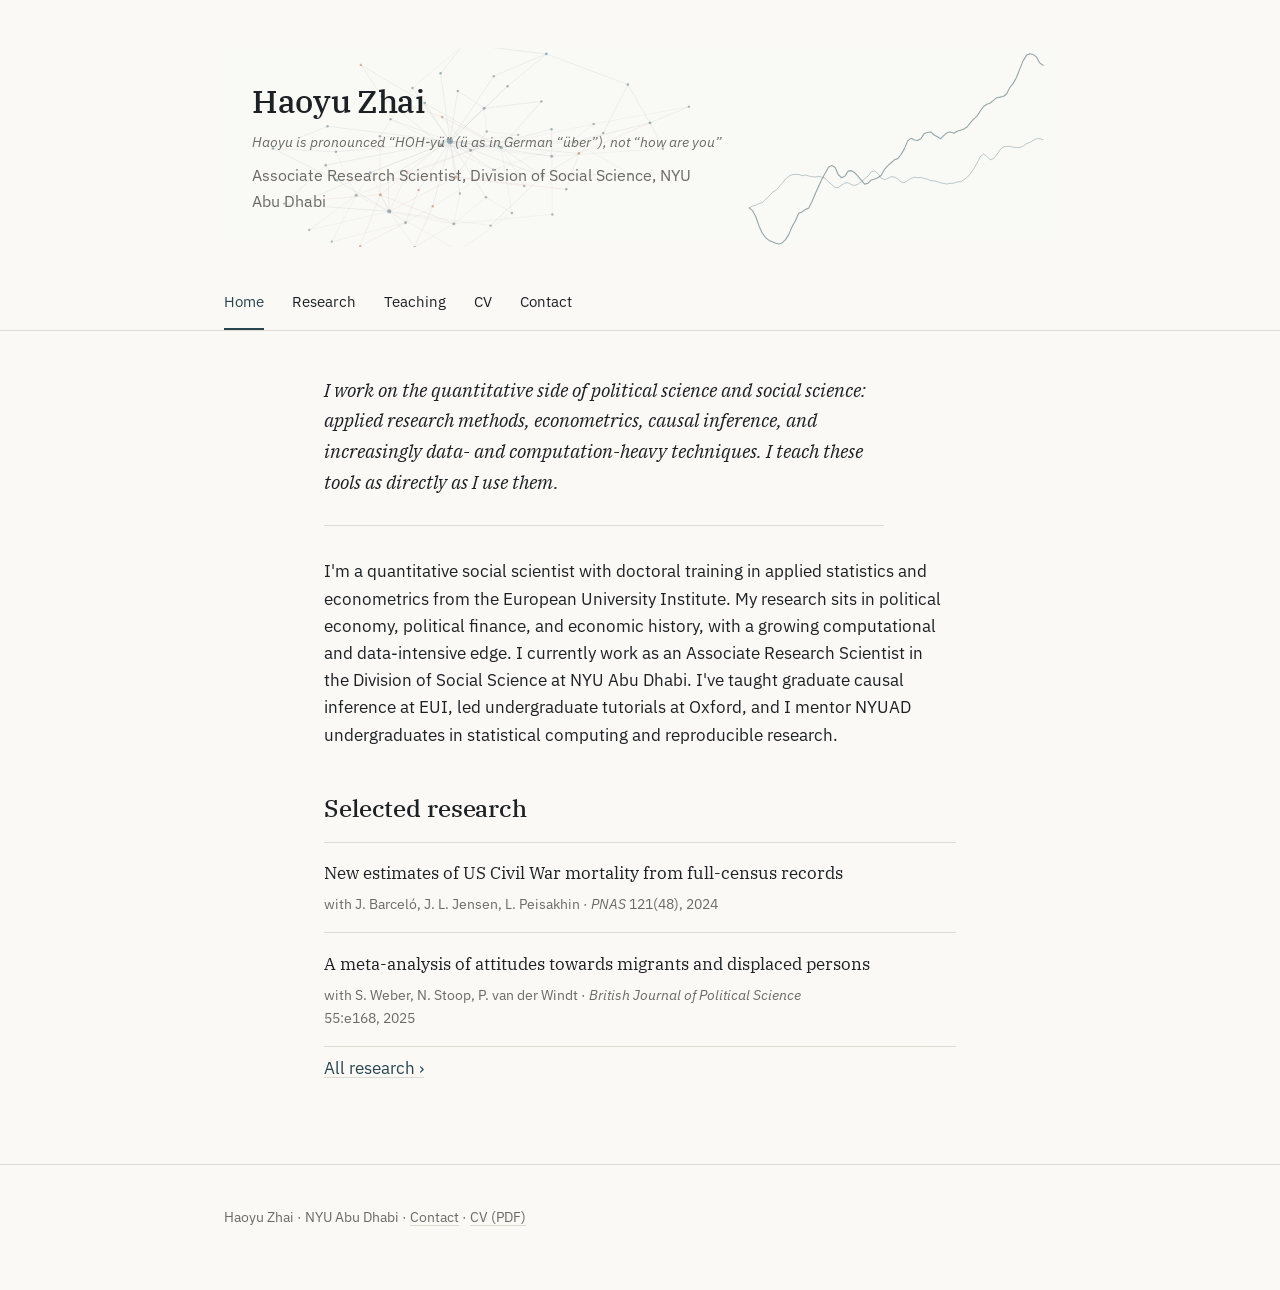
<file: index.html>
<!DOCTYPE html>
<html lang="en">
<head>
<meta charset="UTF-8">
<meta name="viewport" content="width=device-width, initial-scale=1.0">
<title>Haoyu Zhai</title>
<meta name="description" content="Haoyu Zhai: quantitative political science and social science, applied research methods, political economy and political finance.">
<link rel="stylesheet" href="assets/css/style.css">
</head>
<body>
<a class="skip-link" href="#main">Skip to content</a>

<header class="site-head">
  <div class="wrap">
    <div class="brand">
      <h1>Haoyu Zhai</h1>
      <p class="pronounce">Haoyu is pronounced &ldquo;HOH-yü&rdquo; (ü as in German &ldquo;über&rdquo;), not &ldquo;how are you&rdquo;</p>
    <p class="role">Associate Research Scientist, Division of Social Science, NYU Abu Dhabi</p>
    </div>
    <nav class="site-nav" aria-label="Main">
      <ul>
        <li><a href="index.html" aria-current="page">Home</a></li>
        <li><a href="research.html">Research</a></li>
        <li><a href="teaching.html">Teaching</a></li>
        <li><a href="cv.html">CV</a></li>
        <li><a href="contact.html">Contact</a></li>
      </ul>
    </nav>
  </div>
</header>

<main id="main">
  <div class="wrap">

    <!--
      SWAPPABLE "CURRENT FOCUS" LINE
      Keep exactly one <p class="lede"> uncommented below.
      Swap it depending on which application you're pointing people to.
    -->
    <p class="lede">
      I work on the quantitative side of political science and social
      science: applied research methods, econometrics, causal inference, and
      increasingly data- and computation-heavy techniques. I teach these
      tools as directly as I use them.
    </p>
    <!--
    Alternate (UNH Riyadh / policy data-analytics framing):
    <p class="lede">
      I work at the intersection of applied econometrics and data analysis,
      building statistical workflows that turn large, messy administrative
      and geospatial datasets into evidence that holds up.
    </p>
    -->

    <p>
      I'm a quantitative social scientist with doctoral training in applied
      statistics and econometrics from the European University Institute.
      My research sits in political economy, political finance, and
      economic history, with a growing computational and data-intensive
      edge. I currently work as an Associate Research Scientist in the
      Division of Social Science at NYU Abu Dhabi. I've taught graduate
      causal inference at EUI, led undergraduate tutorials at Oxford, and
      I mentor NYUAD undergraduates in statistical computing and
      reproducible research.
    </p>

    <h2>Selected research</h2>
    <ul class="records">
      <li>
        <p class="rec-title">New estimates of US Civil War mortality from full-census records</p>
        <p class="rec-meta">with J. Barceló, J. L. Jensen, L. Peisakhin &middot; <em>PNAS</em> 121(48), 2024</p>
      </li>
      <li>
        <p class="rec-title">A meta-analysis of attitudes towards migrants and displaced persons</p>
        <p class="rec-meta">with S. Weber, N. Stoop, P. van der Windt &middot; <em>British Journal of Political Science</em> 55:e168, 2025</p>
      </li>
    </ul>
    <p><a href="research.html">All research &rsaquo;</a></p>

  </div>
</main>

<footer class="site-foot">
  <div class="wrap">
    <p>Haoyu Zhai &middot; NYU Abu Dhabi &middot; <a href="contact.html">Contact</a> &middot; <a href="assets/cv/Zhai_CV_General.pdf" target="_blank" rel="noopener">CV (PDF)</a></p>
  </div>
</footer>

</body>
</html>
</file>
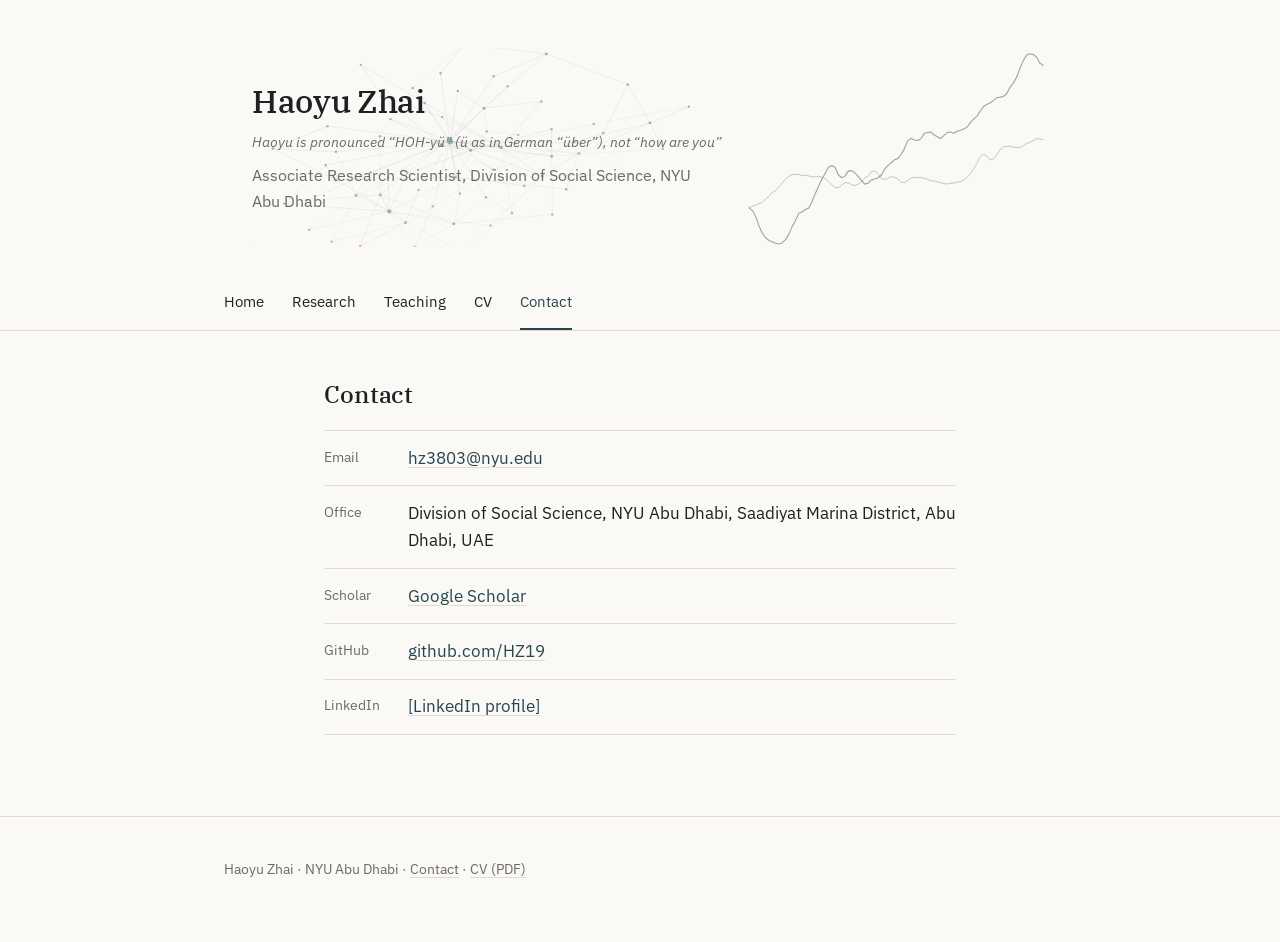
<file: contact.html>
<!DOCTYPE html>
<html lang="en">
<head>
<meta charset="UTF-8">
<meta name="viewport" content="width=device-width, initial-scale=1.0">
<title>Contact — Haoyu Zhai</title>
<link rel="stylesheet" href="assets/css/style.css">
</head>
<body>
<a class="skip-link" href="#main">Skip to content</a>

<header class="site-head">
  <div class="wrap">
    <div class="brand">
      <h1>Haoyu Zhai</h1>
      <p class="pronounce">Haoyu is pronounced &ldquo;HOH-yü&rdquo; (ü as in German &ldquo;über&rdquo;), not &ldquo;how are you&rdquo;</p>
    <p class="role">Associate Research Scientist, Division of Social Science, NYU Abu Dhabi</p>
    </div>
    <nav class="site-nav" aria-label="Main">
      <ul>
        <li><a href="index.html">Home</a></li>
        <li><a href="research.html">Research</a></li>
        <li><a href="teaching.html">Teaching</a></li>
        <li><a href="cv.html">CV</a></li>
        <li><a href="contact.html" aria-current="page">Contact</a></li>
      </ul>
    </nav>
  </div>
</header>

<main id="main">
  <div class="wrap">

    <h2>Contact</h2>

    <!--
    <div class="todo">
      <strong>TODO:</strong> add your Scholar/LinkedIn links. Phone number is
      left off on purpose — this page is public and indexable, unlike a CV
      you send directly to a committee; add it below only if you actually
      want it that exposed.
    </div>
    -->
    <!-- Scholar/LinkedIn still need real links — swap the [link] placeholders below when ready. -->

    <ul class="contact-list">
      <li><span class="label">Email</span><span><a href="mailto:hz3803@nyu.edu">hz3803@nyu.edu</a></span></li>
      <li><span class="label">Office</span><span>Division of Social Science, NYU Abu Dhabi, Saadiyat Marina District, Abu Dhabi, UAE</span></li>
      <li><span class="label">Scholar</span><span><a href="[link]" target="_blank" rel="noopener">Google Scholar</a></span></li>
      <li><span class="label">GitHub</span><span><a href="https://github.com/HZ19" target="_blank" rel="noopener">github.com/HZ19</a></span></li>
      <li><span class="label">LinkedIn</span><span><a href="[link]" target="_blank" rel="noopener">[LinkedIn profile]</a></span></li>
    </ul>

  </div>
</main>

<footer class="site-foot">
  <div class="wrap">
    <p>Haoyu Zhai &middot; NYU Abu Dhabi &middot; <a href="contact.html">Contact</a> &middot; <a href="assets/cv/Zhai_CV_General.pdf" target="_blank" rel="noopener">CV (PDF)</a></p>
  </div>
</footer>

</body>
</html>
</file>
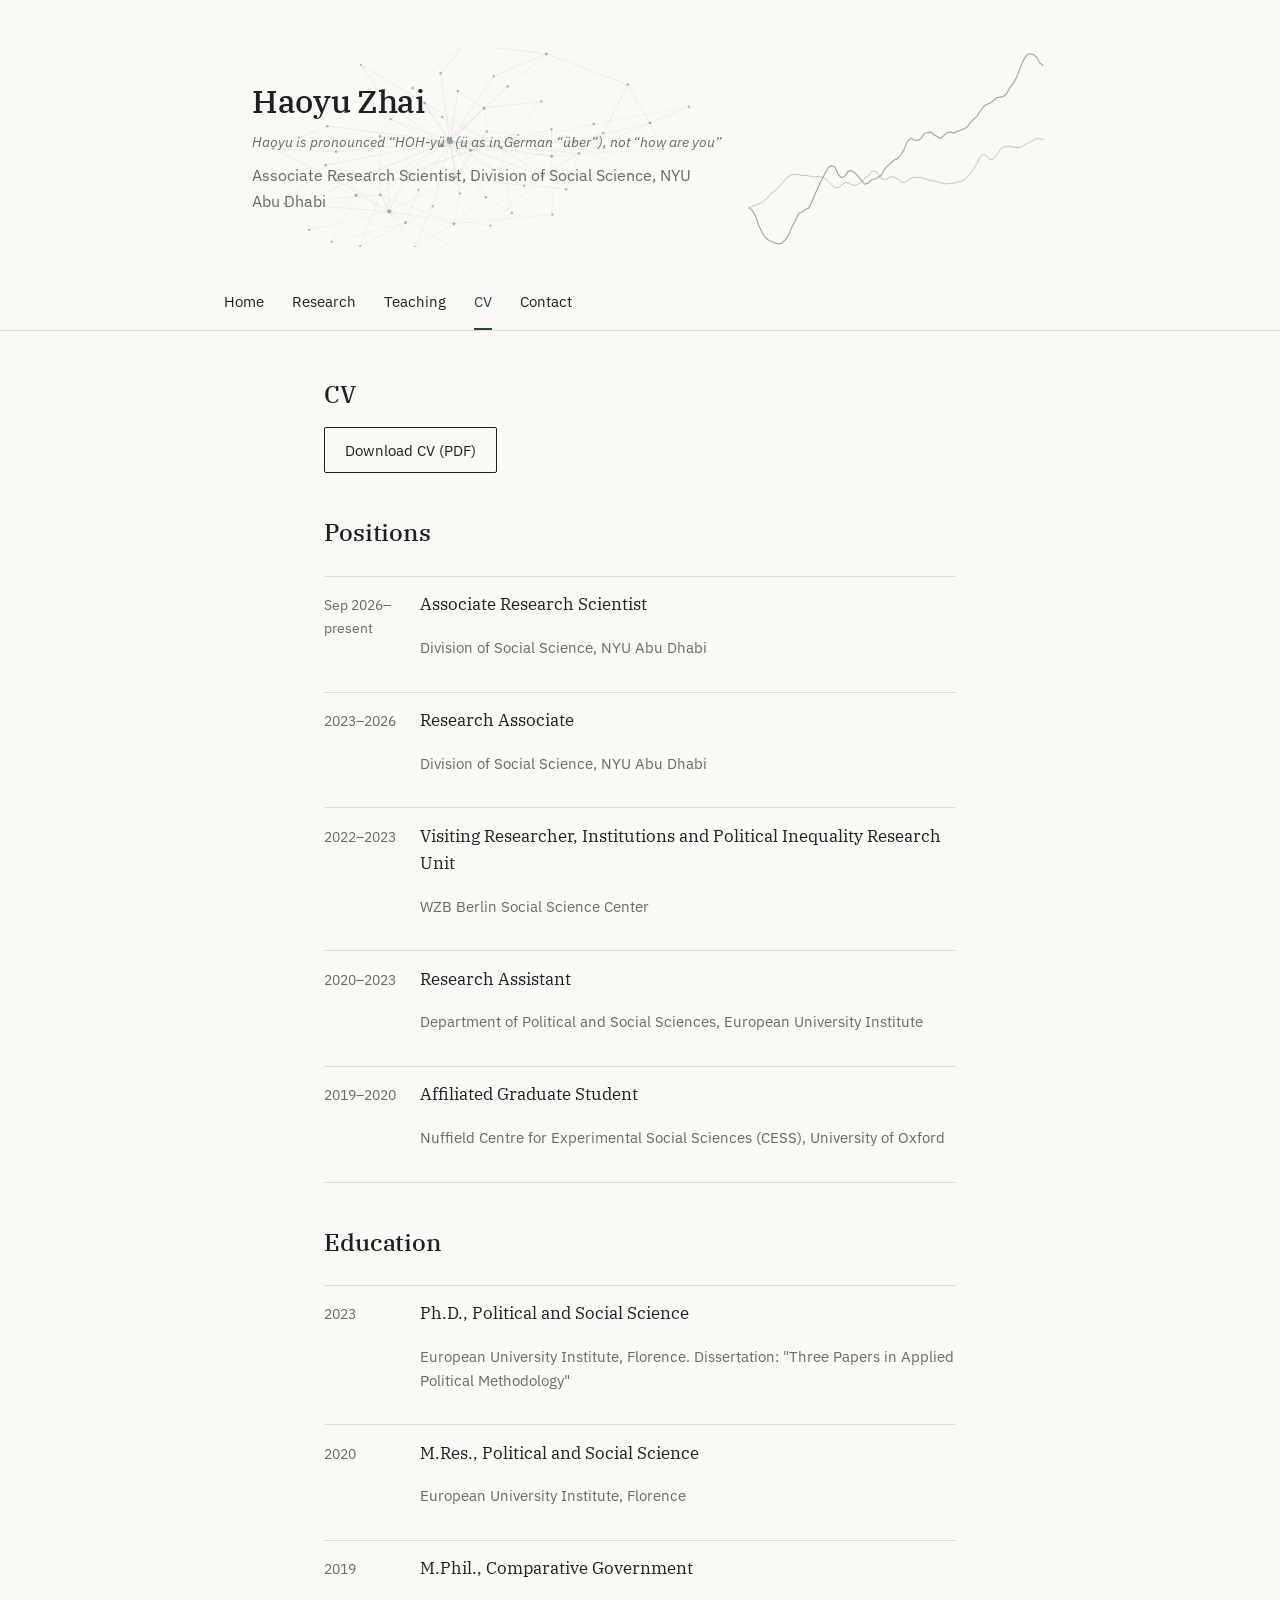
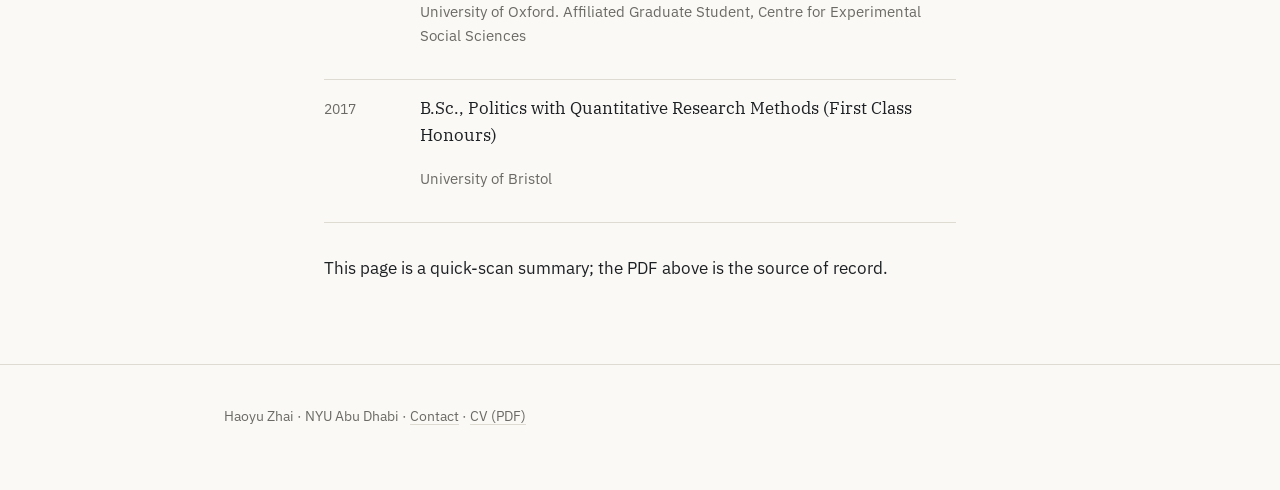
<file: cv.html>
<!DOCTYPE html>
<html lang="en">
<head>
<meta charset="UTF-8">
<meta name="viewport" content="width=device-width, initial-scale=1.0">
<title>CV — Haoyu Zhai</title>
<link rel="stylesheet" href="assets/css/style.css">
</head>
<body>
<a class="skip-link" href="#main">Skip to content</a>

<header class="site-head">
  <div class="wrap">
    <div class="brand">
      <h1>Haoyu Zhai</h1>
      <p class="pronounce">Haoyu is pronounced &ldquo;HOH-yü&rdquo; (ü as in German &ldquo;über&rdquo;), not &ldquo;how are you&rdquo;</p>
    <p class="role">Associate Research Scientist, Division of Social Science, NYU Abu Dhabi</p>
    </div>
    <nav class="site-nav" aria-label="Main">
      <ul>
        <li><a href="index.html">Home</a></li>
        <li><a href="research.html">Research</a></li>
        <li><a href="teaching.html">Teaching</a></li>
        <li><a href="cv.html" aria-current="page">CV</a></li>
        <li><a href="contact.html">Contact</a></li>
      </ul>
    </nav>
  </div>
</header>

<main id="main">
  <div class="wrap">

    <h2>CV</h2>

    <p><a class="btn" href="assets/cv/Zhai_CV_General.pdf" target="_blank" rel="noopener">Download CV (PDF)</a></p>

    <!--
      NOTE: assets/cv/Zhai_CV.pdf (the exact PDF submitted for the NYUAD
      application) is still in the repo but no longer linked from the site —
      kept for your own record. The featured/downloadable CV above is the
      general quant/data-analytics version, built for this site specifically.
    -->

    <!--
      SECOND CV, WHEN IT ARRIVES (e.g. the policy-flavored one used for
      KAPSARC / UNH Riyadh): drop it at assets/cv/Zhai_CV_policy.pdf and
      uncomment the line below to offer both side by side.
    <p><a class="btn" href="assets/cv/Zhai_CV_policy.pdf" target="_blank" rel="noopener">Download policy CV (PDF)</a></p>
    -->

    <h2>Positions</h2>
    <div class="timeline">
      <div class="row">
        <div class="when">Sep 2026&ndash;present</div>
        <div class="what">
          <p class="pos">Associate Research Scientist</p>
          <p class="org">Division of Social Science, NYU Abu Dhabi</p>
        </div>
      </div>
      <div class="row">
        <div class="when">2023&ndash;2026</div>
        <div class="what">
          <p class="pos">Research Associate</p>
          <p class="org">Division of Social Science, NYU Abu Dhabi</p>
        </div>
      </div>
      <div class="row">
        <div class="when">2022&ndash;2023</div>
        <div class="what">
          <p class="pos">Visiting Researcher, Institutions and Political Inequality Research Unit</p>
          <p class="org">WZB Berlin Social Science Center</p>
        </div>
      </div>
      <div class="row">
        <div class="when">2020&ndash;2023</div>
        <div class="what">
          <p class="pos">Research Assistant</p>
          <p class="org">Department of Political and Social Sciences, European University Institute</p>
        </div>
      </div>
      <div class="row">
        <div class="when">2019&ndash;2020</div>
        <div class="what">
          <p class="pos">Affiliated Graduate Student</p>
          <p class="org">Nuffield Centre for Experimental Social Sciences (CESS), University of Oxford</p>
        </div>
      </div>
    </div>

    <h2>Education</h2>
    <div class="timeline">
      <div class="row">
        <div class="when">2023</div>
        <div class="what">
          <p class="pos">Ph.D., Political and Social Science</p>
          <p class="org">European University Institute, Florence. Dissertation: "Three Papers in Applied Political Methodology"</p>
        </div>
      </div>
      <div class="row">
        <div class="when">2020</div>
        <div class="what">
          <p class="pos">M.Res., Political and Social Science</p>
          <p class="org">European University Institute, Florence</p>
        </div>
      </div>
      <div class="row">
        <div class="when">2019</div>
        <div class="what">
          <p class="pos">M.Phil., Comparative Government</p>
          <p class="org">University of Oxford. Affiliated Graduate Student, Centre for Experimental Social Sciences</p>
        </div>
      </div>
      <div class="row">
        <div class="when">2017</div>
        <div class="what">
          <p class="pos">B.Sc., Politics with Quantitative Research Methods (First Class Honours)</p>
          <p class="org">University of Bristol</p>
        </div>
      </div>
    </div>
    <p class="rec-meta">This page is a quick-scan summary; the PDF above is the source of record.</p>

  </div>
</main>

<footer class="site-foot">
  <div class="wrap">
    <p>Haoyu Zhai &middot; NYU Abu Dhabi &middot; <a href="contact.html">Contact</a> &middot; <a href="assets/cv/Zhai_CV_General.pdf" target="_blank" rel="noopener">CV (PDF)</a></p>
  </div>
</footer>

</body>
</html>
</file>
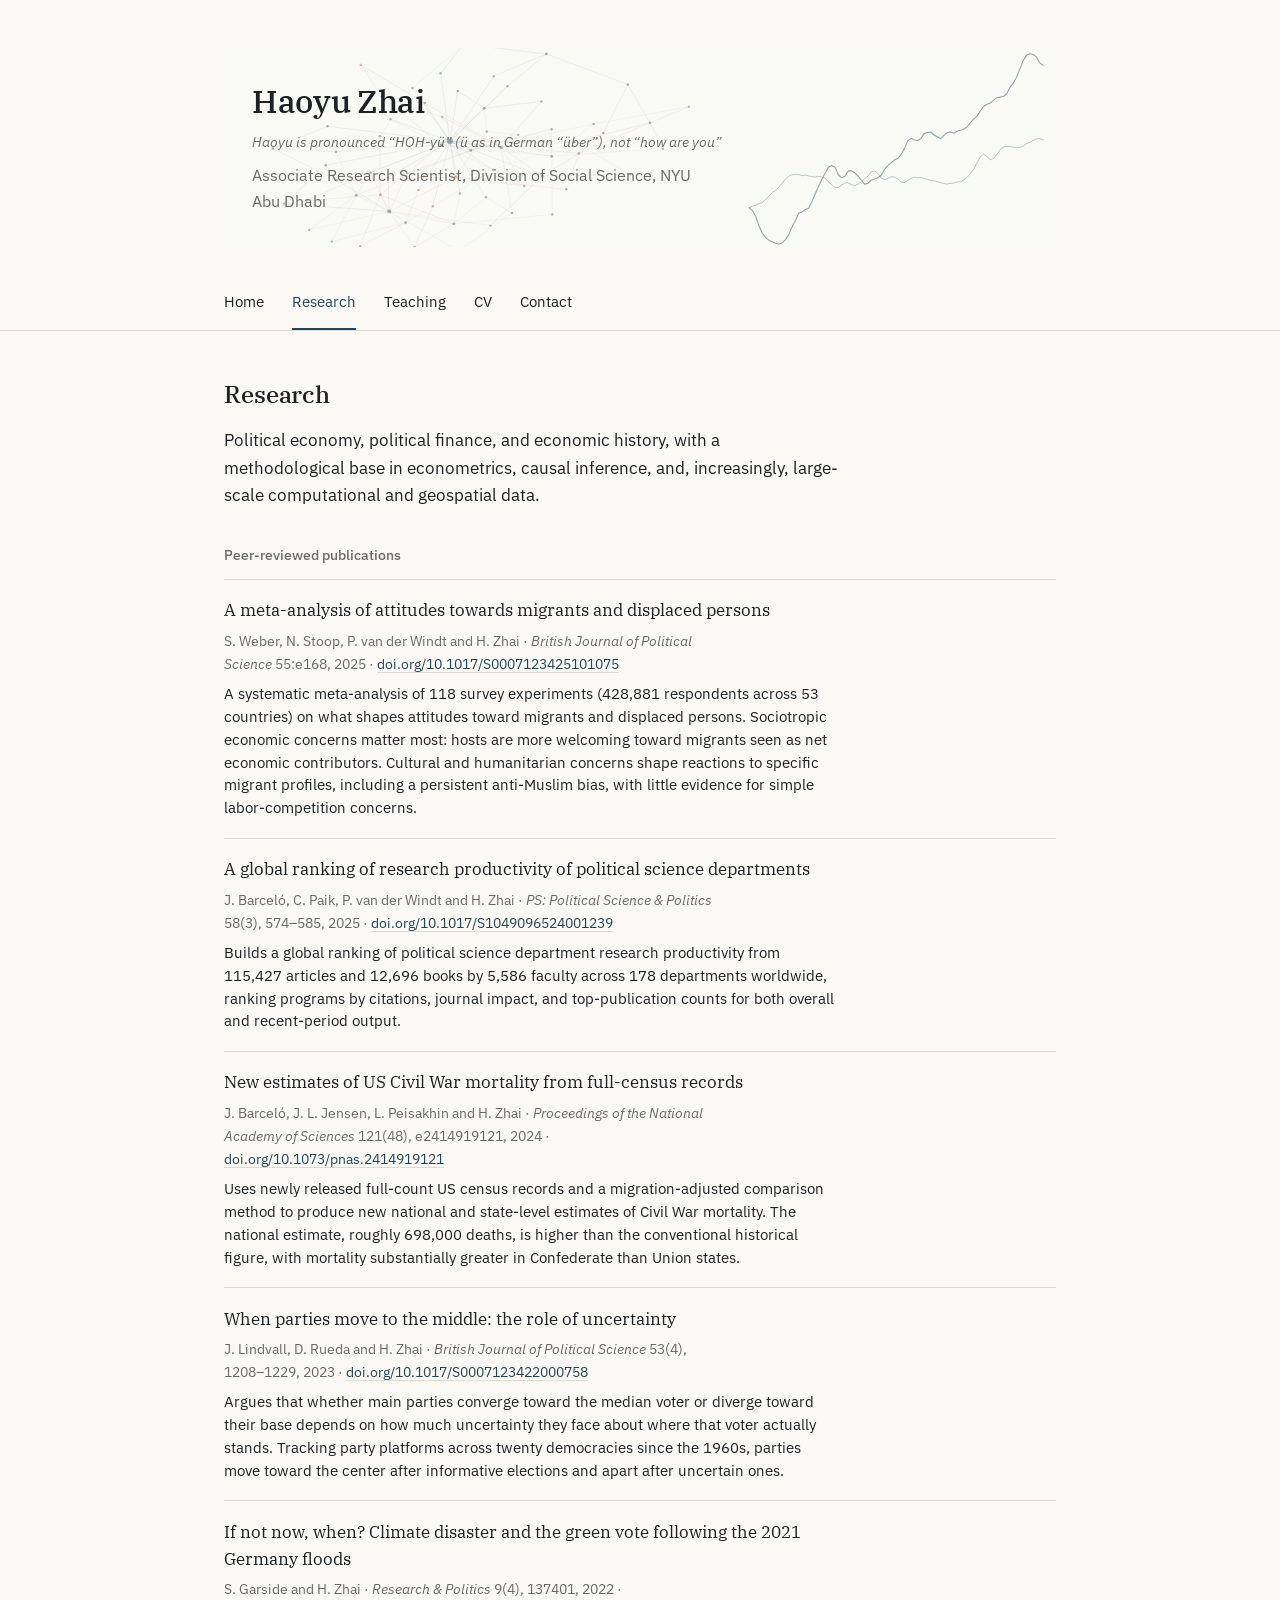
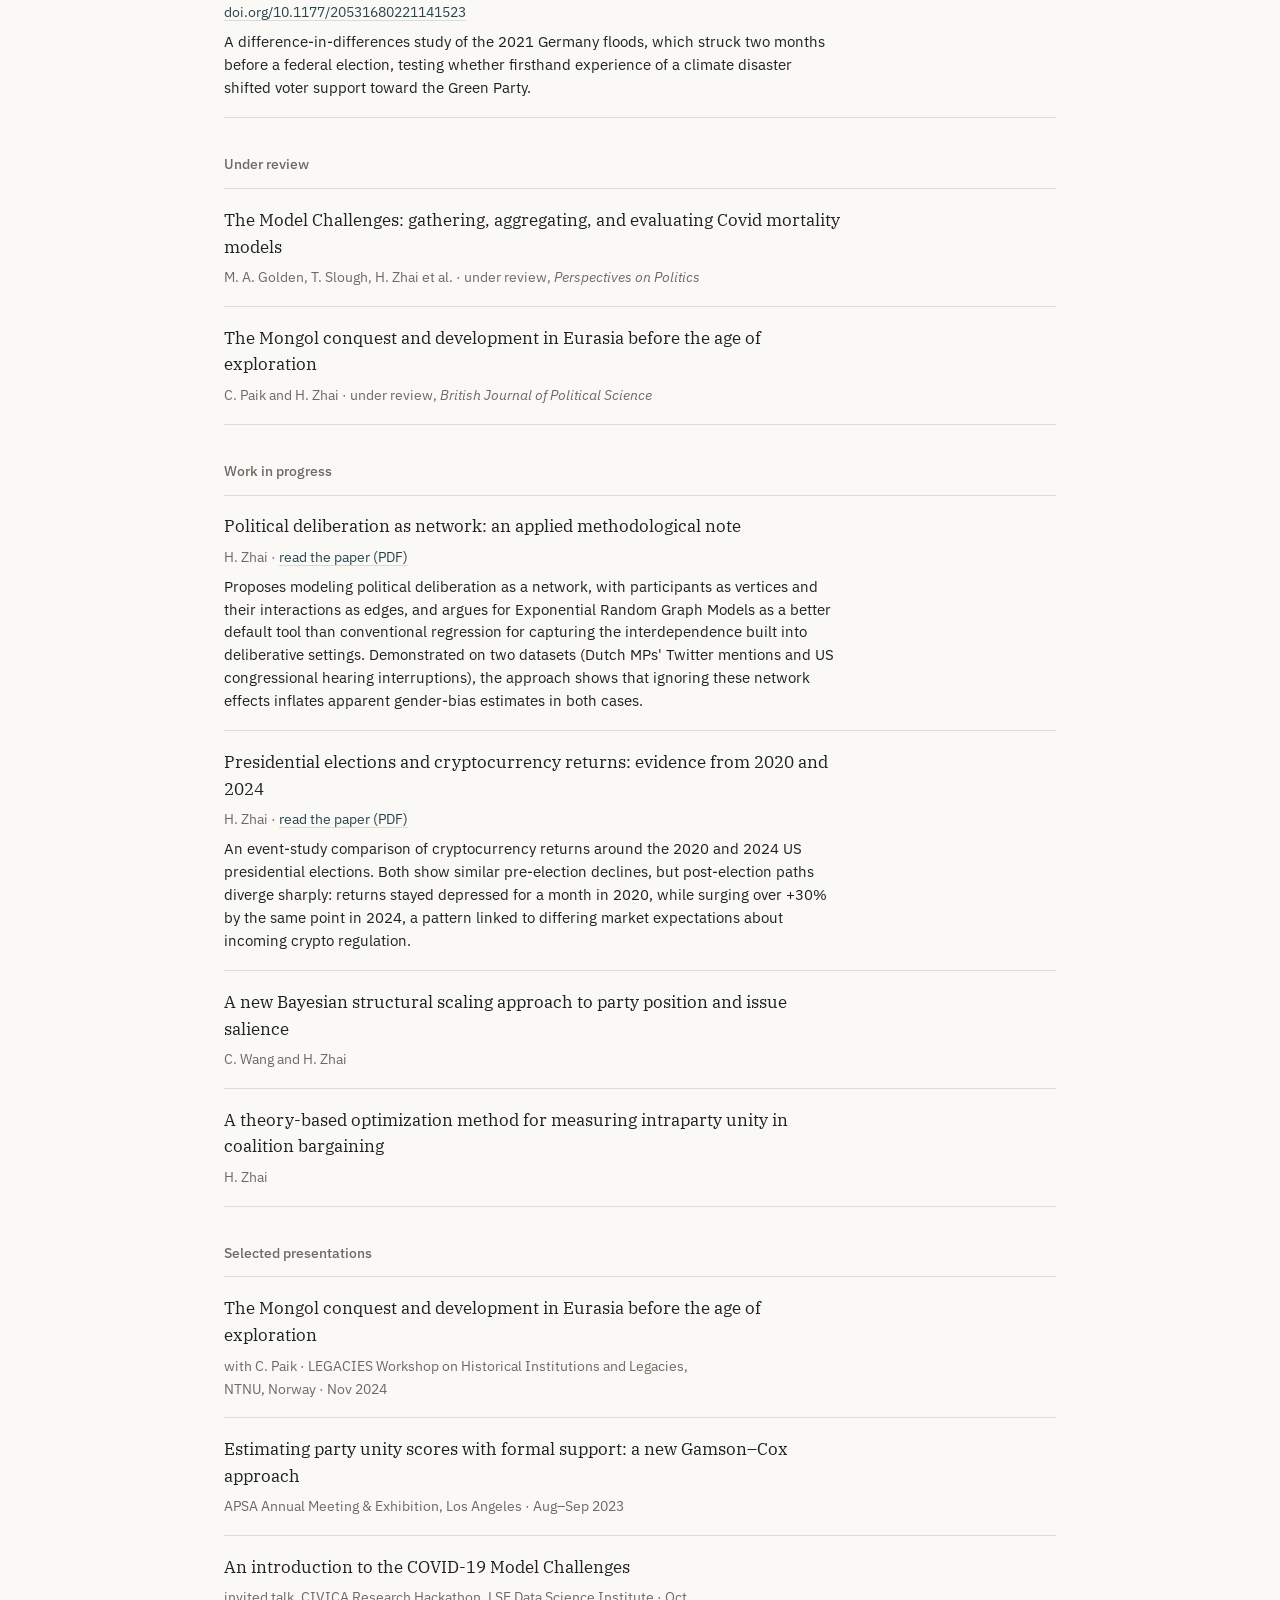
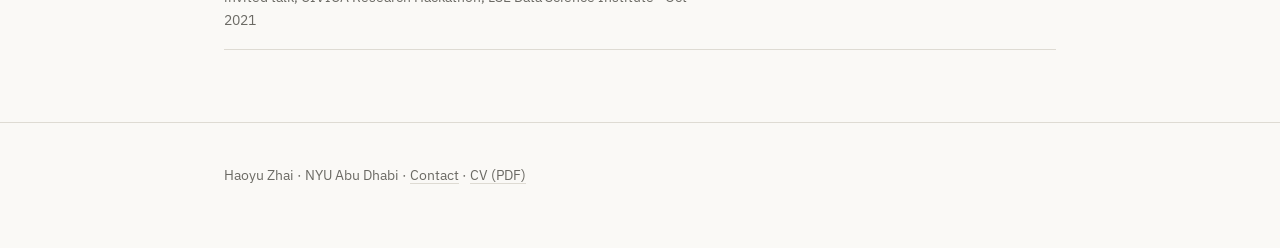
<file: research.html>
<!DOCTYPE html>
<html lang="en">
<head>
<meta charset="UTF-8">
<meta name="viewport" content="width=device-width, initial-scale=1.0">
<title>Research — Haoyu Zhai</title>
<link rel="stylesheet" href="assets/css/style.css">
</head>
<body>
<a class="skip-link" href="#main">Skip to content</a>

<header class="site-head">
  <div class="wrap">
    <div class="brand">
      <h1>Haoyu Zhai</h1>
      <p class="pronounce">Haoyu is pronounced &ldquo;HOH-yü&rdquo; (ü as in German &ldquo;über&rdquo;), not &ldquo;how are you&rdquo;</p>
    <p class="role">Associate Research Scientist, Division of Social Science, NYU Abu Dhabi</p>
    </div>
    <nav class="site-nav" aria-label="Main">
      <ul>
        <li><a href="index.html">Home</a></li>
        <li><a href="research.html" aria-current="page">Research</a></li>
        <li><a href="teaching.html">Teaching</a></li>
        <li><a href="cv.html">CV</a></li>
        <li><a href="contact.html">Contact</a></li>
      </ul>
    </nav>
  </div>
</header>

<main id="main">
  <div class="wrap wrap--wide">

    <h2>Research</h2>
    <p>Political economy, political finance, and economic history, with a
    methodological base in econometrics, causal inference, and,
    increasingly, large-scale computational and geospatial data.</p>

    <div class="record-group">
      <h3>Peer-reviewed publications</h3>
      <ul class="records">
        <li>
          <p class="rec-title">A meta-analysis of attitudes towards migrants and displaced persons</p>
          <p class="rec-meta">S. Weber, N. Stoop, P. van der Windt and H. Zhai &middot; <em>British Journal of Political Science</em> 55:e168, 2025 &middot; <a href="https://doi.org/10.1017/S0007123425101075" target="_blank" rel="noopener">doi.org/10.1017/S0007123425101075</a></p>
          <p class="rec-abstract">A systematic meta-analysis of 118 survey experiments (428,881 respondents across 53 countries) on what shapes attitudes toward migrants and displaced persons. Sociotropic economic concerns matter most: hosts are more welcoming toward migrants seen as net economic contributors. Cultural and humanitarian concerns shape reactions to specific migrant profiles, including a persistent anti-Muslim bias, with little evidence for simple labor-competition concerns.</p>
        </li>
        <li>
          <p class="rec-title">A global ranking of research productivity of political science departments</p>
          <p class="rec-meta">J. Barceló, C. Paik, P. van der Windt and H. Zhai &middot; <em>PS: Political Science &amp; Politics</em> 58(3), 574&ndash;585, 2025 &middot; <a href="https://doi.org/10.1017/S1049096524001239" target="_blank" rel="noopener">doi.org/10.1017/S1049096524001239</a></p>
          <p class="rec-abstract">Builds a global ranking of political science department research productivity from 115,427 articles and 12,696 books by 5,586 faculty across 178 departments worldwide, ranking programs by citations, journal impact, and top-publication counts for both overall and recent-period output.</p>
        </li>
        <li>
          <p class="rec-title">New estimates of US Civil War mortality from full-census records</p>
          <p class="rec-meta">J. Barceló, J. L. Jensen, L. Peisakhin and H. Zhai &middot; <em>Proceedings of the National Academy of Sciences</em> 121(48), e2414919121, 2024 &middot; <a href="https://doi.org/10.1073/pnas.2414919121" target="_blank" rel="noopener">doi.org/10.1073/pnas.2414919121</a></p>
          <p class="rec-abstract">Uses newly released full-count US census records and a migration-adjusted comparison method to produce new national and state-level estimates of Civil War mortality. The national estimate, roughly 698,000 deaths, is higher than the conventional historical figure, with mortality substantially greater in Confederate than Union states.</p>
        </li>
        <li>
          <p class="rec-title">When parties move to the middle: the role of uncertainty</p>
          <p class="rec-meta">J. Lindvall, D. Rueda and H. Zhai &middot; <em>British Journal of Political Science</em> 53(4), 1208&ndash;1229, 2023 &middot; <a href="https://doi.org/10.1017/S0007123422000758" target="_blank" rel="noopener">doi.org/10.1017/S0007123422000758</a></p>
          <p class="rec-abstract">Argues that whether main parties converge toward the median voter or diverge toward their base depends on how much uncertainty they face about where that voter actually stands. Tracking party platforms across twenty democracies since the 1960s, parties move toward the center after informative elections and apart after uncertain ones.</p>
        </li>
        <li>
          <p class="rec-title">If not now, when? Climate disaster and the green vote following the 2021 Germany floods</p>
          <p class="rec-meta">S. Garside and H. Zhai &middot; <em>Research &amp; Politics</em> 9(4), 137401, 2022 &middot; <a href="https://doi.org/10.1177/20531680221141523" target="_blank" rel="noopener">doi.org/10.1177/20531680221141523</a></p>
          <p class="rec-abstract">A difference-in-differences study of the 2021 Germany floods, which struck two months before a federal election, testing whether firsthand experience of a climate disaster shifted voter support toward the Green Party.</p>
        </li>
      </ul>
    </div>

    <div class="record-group">
      <h3>Under review</h3>
      <ul class="records">
        <li>
          <p class="rec-title">The Model Challenges: gathering, aggregating, and evaluating Covid mortality models</p>
          <p class="rec-meta">M. A. Golden, T. Slough, H. Zhai et al. &middot; under review, <em>Perspectives on Politics</em></p>
        </li>
        <li>
          <p class="rec-title">The Mongol conquest and development in Eurasia before the age of exploration</p>
          <p class="rec-meta">C. Paik and H. Zhai &middot; under review, <em>British Journal of Political Science</em></p>
        </li>
      </ul>
    </div>

    <div class="record-group">
      <h3>Work in progress</h3>
      <ul class="records">
        <li>
          <p class="rec-title">Political deliberation as network: an applied methodological note</p>
          <p class="rec-meta">H. Zhai &middot; <a href="assets/cv/Zhai_Writing_Sample.pdf" target="_blank" rel="noopener">read the paper (PDF)</a></p>
          <p class="rec-abstract">Proposes modeling political deliberation as a network, with participants as vertices and their interactions as edges, and argues for Exponential Random Graph Models as a better default tool than conventional regression for capturing the interdependence built into deliberative settings. Demonstrated on two datasets (Dutch MPs' Twitter mentions and US congressional hearing interruptions), the approach shows that ignoring these network effects inflates apparent gender-bias estimates in both cases.</p>
        </li>
        <li>
          <p class="rec-title">Presidential elections and cryptocurrency returns: evidence from 2020 and 2024</p>
          <p class="rec-meta">H. Zhai &middot; <a href="assets/cv/Zhai_Crypto_Elections_WP.pdf" target="_blank" rel="noopener">read the paper (PDF)</a></p>
          <p class="rec-abstract">An event-study comparison of cryptocurrency returns around the 2020 and 2024 US presidential elections. Both show similar pre-election declines, but post-election paths diverge sharply: returns stayed depressed for a month in 2020, while surging over +30% by the same point in 2024, a pattern linked to differing market expectations about incoming crypto regulation.</p>
        </li>
        <li>
          <p class="rec-title">A new Bayesian structural scaling approach to party position and issue salience</p>
          <p class="rec-meta">C. Wang and H. Zhai</p>
        </li>
        <li>
          <p class="rec-title">A theory-based optimization method for measuring intraparty unity in coalition bargaining</p>
          <p class="rec-meta">H. Zhai</p>
        </li>
      </ul>
    </div>

    <div class="record-group">
      <h3>Selected presentations</h3>
      <ul class="records">
        <li>
          <p class="rec-title">The Mongol conquest and development in Eurasia before the age of exploration</p>
          <p class="rec-meta">with C. Paik &middot; LEGACIES Workshop on Historical Institutions and Legacies, NTNU, Norway &middot; Nov 2024</p>
        </li>
        <li>
          <p class="rec-title">Estimating party unity scores with formal support: a new Gamson&ndash;Cox approach</p>
          <p class="rec-meta">APSA Annual Meeting &amp; Exhibition, Los Angeles &middot; Aug&ndash;Sep 2023</p>
        </li>
        <li>
          <p class="rec-title">An introduction to the COVID-19 Model Challenges</p>
          <p class="rec-meta">invited talk, CIVICA Research Hackathon, LSE Data Science Institute &middot; Oct 2021</p>
        </li>
      </ul>
    </div>

  </div>
</main>

<footer class="site-foot">
  <div class="wrap">
    <p>Haoyu Zhai &middot; NYU Abu Dhabi &middot; <a href="contact.html">Contact</a> &middot; <a href="assets/cv/Zhai_CV_General.pdf" target="_blank" rel="noopener">CV (PDF)</a></p>
  </div>
</footer>

</body>
</html>
</file>
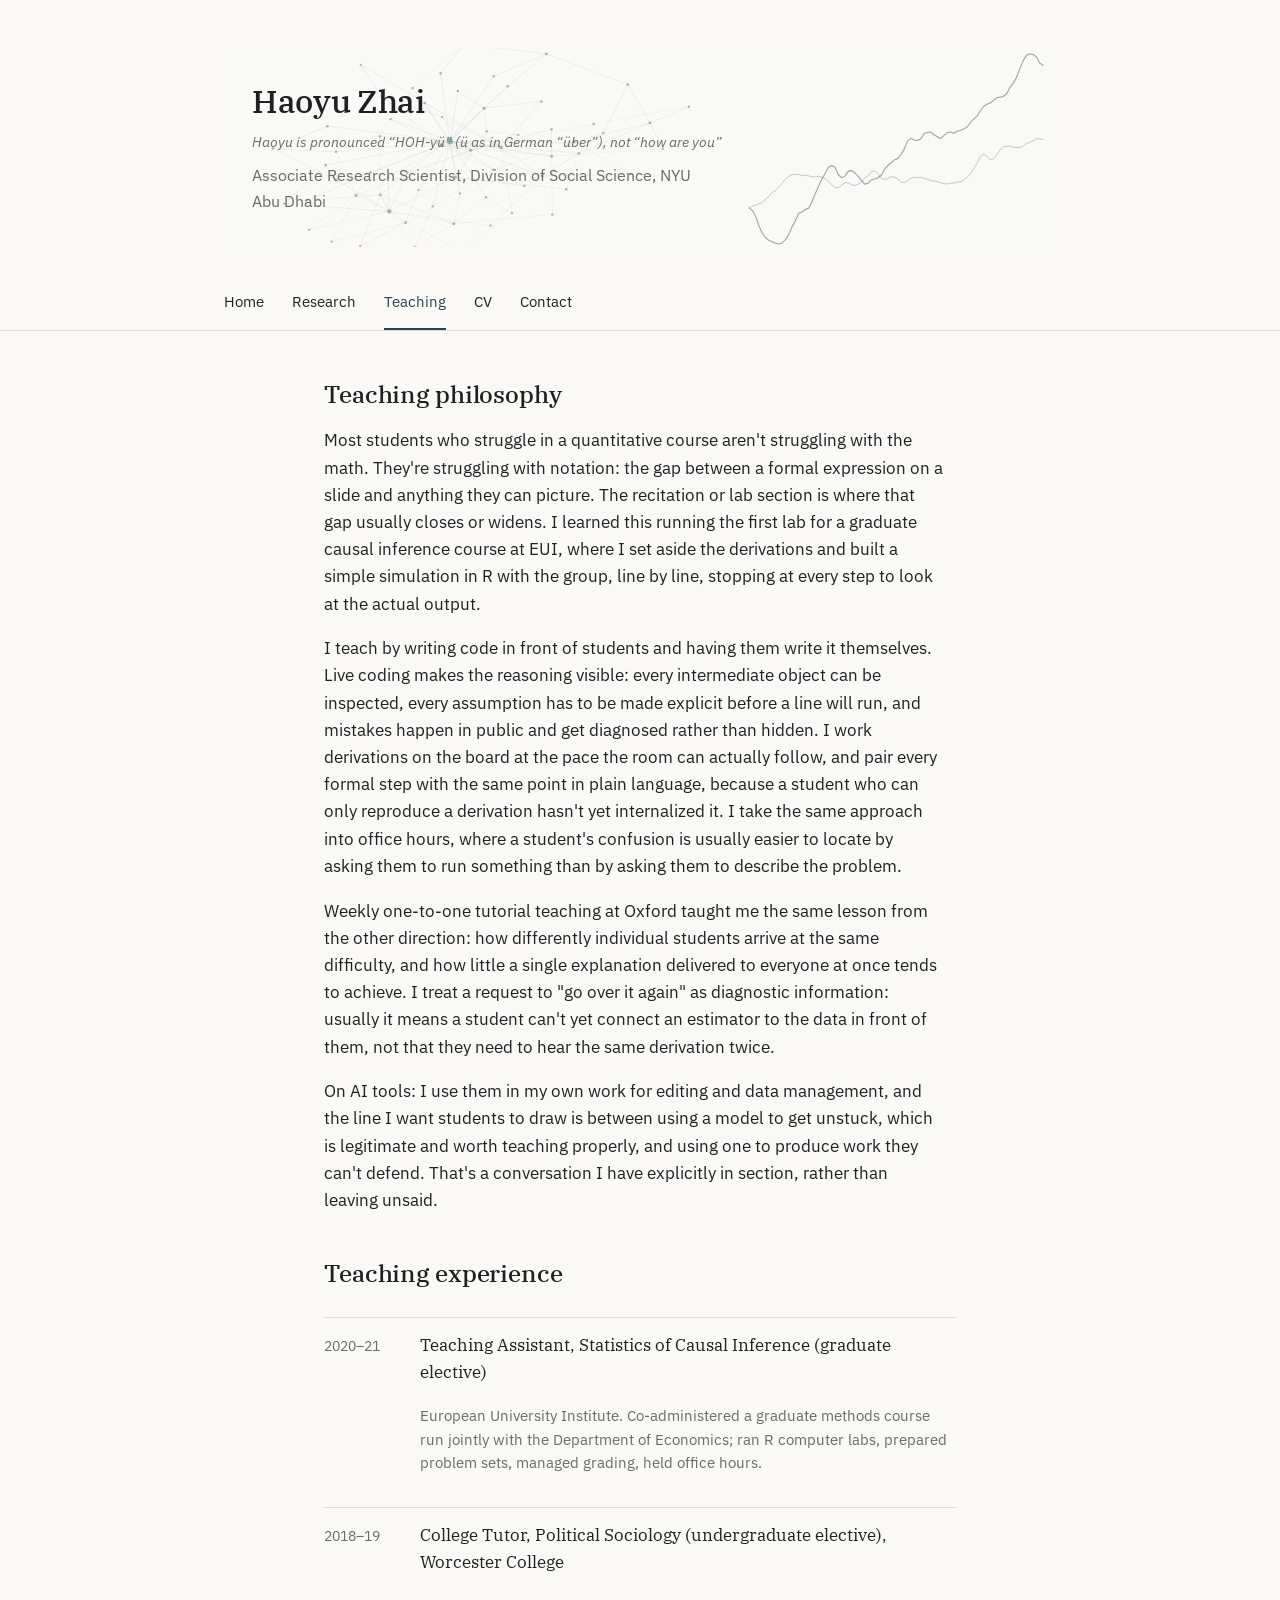
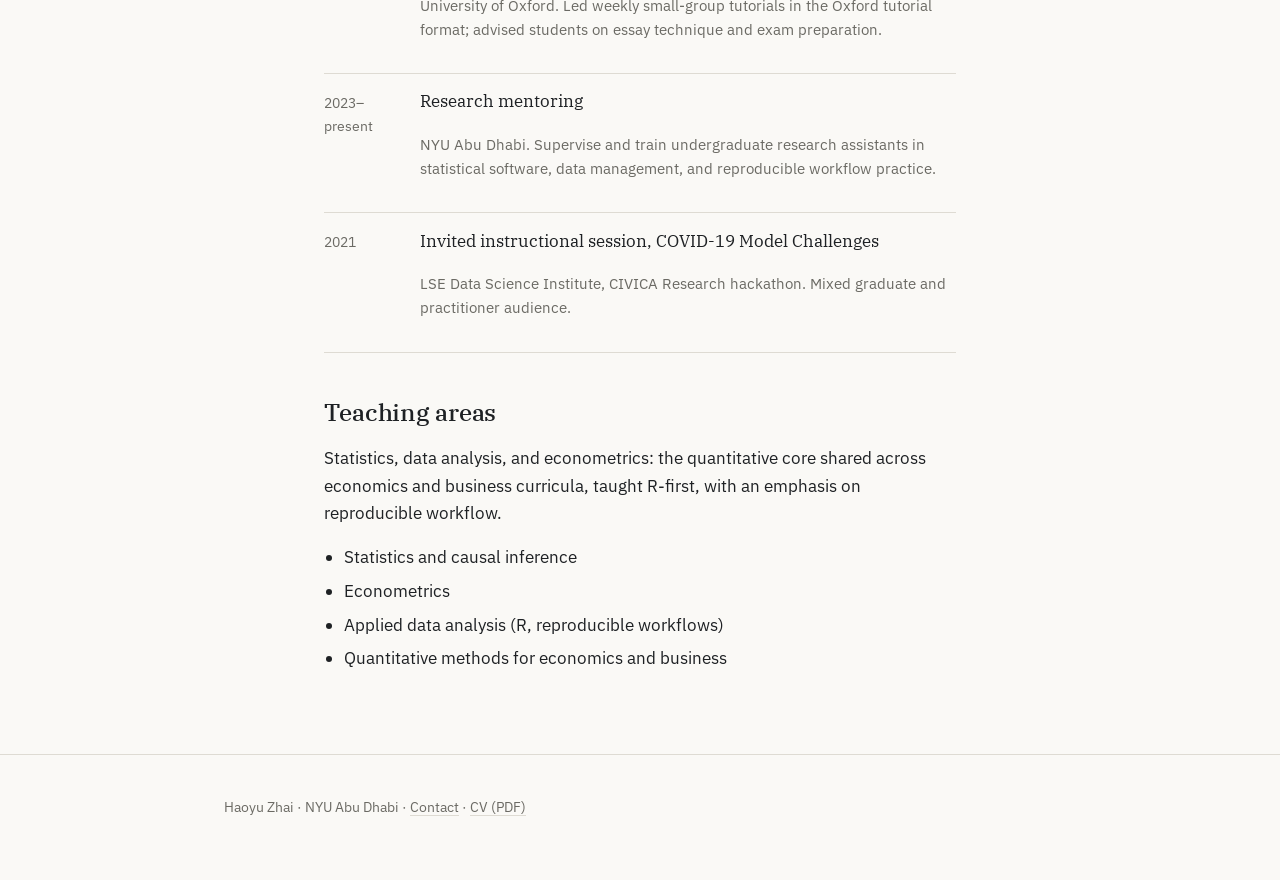
<file: teaching.html>
<!DOCTYPE html>
<html lang="en">
<head>
<meta charset="UTF-8">
<meta name="viewport" content="width=device-width, initial-scale=1.0">
<title>Teaching — Haoyu Zhai</title>
<link rel="stylesheet" href="assets/css/style.css">
</head>
<body>
<a class="skip-link" href="#main">Skip to content</a>

<header class="site-head">
  <div class="wrap">
    <div class="brand">
      <h1>Haoyu Zhai</h1>
      <p class="pronounce">Haoyu is pronounced &ldquo;HOH-yü&rdquo; (ü as in German &ldquo;über&rdquo;), not &ldquo;how are you&rdquo;</p>
    <p class="role">Associate Research Scientist, Division of Social Science, NYU Abu Dhabi</p>
    </div>
    <nav class="site-nav" aria-label="Main">
      <ul>
        <li><a href="index.html">Home</a></li>
        <li><a href="research.html">Research</a></li>
        <li><a href="teaching.html" aria-current="page">Teaching</a></li>
        <li><a href="cv.html">CV</a></li>
        <li><a href="contact.html">Contact</a></li>
      </ul>
    </nav>
  </div>
</header>

<main id="main">
  <div class="wrap">

    <h2>Teaching philosophy</h2>
    <p>
      Most students who struggle in a quantitative course aren't struggling
      with the math. They're struggling with notation: the gap between
      a formal expression on a slide and anything they can picture. The
      recitation or lab section is where that gap usually closes or
      widens. I learned this running the first lab for a graduate causal
      inference course at EUI, where I set aside the derivations and built a
      simple simulation in R with the group, line by line, stopping at every
      step to look at the actual output.
    </p>
    <p>
      I teach by writing code in front of students and having them write it
      themselves. Live coding makes the reasoning visible: every
      intermediate object can be inspected, every assumption has to be made
      explicit before a line will run, and mistakes happen in public and get
      diagnosed rather than hidden. I work derivations on the board at the
      pace the room can actually follow, and pair every formal step with the
      same point in plain language, because a student who can only reproduce
      a derivation hasn't yet internalized it. I take the same approach into
      office hours, where a student's confusion is usually easier to locate
      by asking them to run something than by asking them to describe the
      problem.
    </p>
    <p>
      Weekly one-to-one tutorial teaching at Oxford taught me the same lesson
      from the other direction: how differently individual students arrive at
      the same difficulty, and how little a single explanation delivered to
      everyone at once tends to achieve. I treat a request to "go over it
      again" as diagnostic information: usually it means a student
      can't yet connect an estimator to the data in front of them, not that
      they need to hear the same derivation twice.
    </p>
    <p>
      On AI tools: I use them in my own work for editing and data management,
      and the line I want students to draw is between using a model to get
      unstuck, which is legitimate and worth teaching properly, and using
      one to produce work they can't defend. That's a conversation I have
      explicitly in section, rather than leaving unsaid.
    </p>

    <h2>Teaching experience</h2>
    <div class="timeline">
      <div class="row">
        <div class="when">2020&ndash;21</div>
        <div class="what">
          <p class="pos">Teaching Assistant, Statistics of Causal Inference (graduate elective)</p>
          <p class="org">European University Institute. Co-administered a graduate methods course run jointly with the Department of Economics; ran R computer labs, prepared problem sets, managed grading, held office hours.</p>
        </div>
      </div>
      <div class="row">
        <div class="when">2018&ndash;19</div>
        <div class="what">
          <p class="pos">College Tutor, Political Sociology (undergraduate elective), Worcester College</p>
          <p class="org">University of Oxford. Led weekly small-group tutorials in the Oxford tutorial format; advised students on essay technique and exam preparation.</p>
        </div>
      </div>
      <div class="row">
        <div class="when">2023&ndash;present</div>
        <div class="what">
          <p class="pos">Research mentoring</p>
          <p class="org">NYU Abu Dhabi. Supervise and train undergraduate research assistants in statistical software, data management, and reproducible workflow practice.</p>
        </div>
      </div>
      <div class="row">
        <div class="when">2021</div>
        <div class="what">
          <p class="pos">Invited instructional session, COVID-19 Model Challenges</p>
          <p class="org">LSE Data Science Institute, CIVICA Research hackathon. Mixed graduate and practitioner audience.</p>
        </div>
      </div>
    </div>

    <h2>Teaching areas</h2>
    <p>Statistics, data analysis, and econometrics: the quantitative
    core shared across economics and business curricula, taught
    R-first, with an emphasis on reproducible workflow.</p>
    <!--
    <div class="todo">
      <strong>TODO:</strong> add exact course numbers/titles once you know
      which catalog you're matching against — NYUAD and UNH Riyadh name
      similar content differently.
    </div>
    -->
    <!-- Swap in exact catalog course numbers/titles once you know which one you're matching against. -->
    <ul class="plain">
      <li>Statistics and causal inference</li>
      <li>Econometrics</li>
      <li>Applied data analysis (R, reproducible workflows)</li>
      <li>Quantitative methods for economics and business</li>
    </ul>

  </div>
</main>

<footer class="site-foot">
  <div class="wrap">
    <p>Haoyu Zhai &middot; NYU Abu Dhabi &middot; <a href="contact.html">Contact</a> &middot; <a href="assets/cv/Zhai_CV_General.pdf" target="_blank" rel="noopener">CV (PDF)</a></p>
  </div>
</footer>

</body>
</html>
</file>
<file: assets/css/style.css>
/* ============================================================
   Academic site — shared stylesheet
   Design system: paper ink + slate-teal accent, IBM Plex pairing
   ============================================================ */

@import url('https://fonts.googleapis.com/css2?family=IBM+Plex+Serif:wght@400;500;600&family=IBM+Plex+Sans:wght@400;500;600&display=swap');

:root {
  --bg: #faf9f6;
  --bg-alt: #f1efe9;
  --ink: #1e2124;
  --muted: #6b6a64;
  --accent: #28454f;
  --accent-soft: #3f6672;
  --line: #dedbd3;

  --serif: 'IBM Plex Serif', Georgia, 'Times New Roman', serif;
  --sans: 'IBM Plex Sans', -apple-system, BlinkMacSystemFont, 'Segoe UI', sans-serif;

  --content-w: 680px;
  --wide-w: 880px;
}

* { box-sizing: border-box; }

html {
  -webkit-text-size-adjust: 100%;
}

body {
  margin: 0;
  background: var(--bg);
  color: var(--ink);
  font-family: var(--sans);
  font-size: 17px;
  line-height: 1.6;
  -webkit-font-smoothing: antialiased;
}

@media (prefers-reduced-motion: reduce) {
  * { animation-duration: 0.001ms !important; transition-duration: 0.001ms !important; }
}

/* ---------- skip link (accessibility) ---------- */
.skip-link {
  position: absolute;
  left: -9999px;
  top: 0;
  background: var(--ink);
  color: var(--bg);
  padding: 0.6em 1em;
  z-index: 100;
}
.skip-link:focus {
  left: 1em;
  top: 1em;
}

/* ---------- focus states ---------- */
a:focus-visible,
button:focus-visible {
  outline: 2px solid var(--accent);
  outline-offset: 3px;
}

/* ---------- links ---------- */
a {
  color: var(--accent);
  text-decoration-color: var(--line);
  text-underline-offset: 3px;
}
a:hover {
  color: var(--accent-soft);
  text-decoration-color: var(--accent-soft);
}

/* ---------- layout shell ---------- */
.wrap {
  max-width: var(--content-w);
  margin: 0 auto;
  padding: 0 1.5rem;
}
.wrap--wide {
  max-width: var(--wide-w);
}

/* ---------- header ---------- */
header.site-head {
  border-bottom: 1px solid var(--line);
  padding: 3rem 0 0;
}
header.site-head .wrap {
  max-width: var(--wide-w);
}
.site-head .brand {
  background-image:
    linear-gradient(rgba(250, 249, 246, 0.15), rgba(250, 249, 246, 0.15)),
    url('../img/header-bg.svg');
  background-repeat: no-repeat;
  background-size: cover;
  background-position: center;
  padding: 1.75rem 1.75rem 2rem;
  margin: 0 0 1.75rem;
  border-radius: 3px;
}
.site-head h1 {
  font-family: var(--serif);
  font-weight: 500;
  font-size: 2rem;
  margin: 0 0 0.15em;
  letter-spacing: -0.01em;
}
.site-head .role {
  font-family: var(--sans);
  color: var(--muted);
  font-size: 1rem;
  margin: 0;
  max-width: 46ch;
}
.site-head .pronounce {
  font-family: var(--sans);
  color: var(--muted);
  font-size: 0.85rem;
  font-style: italic;
  margin: 0.3rem 0 0.6rem;
}

nav.site-nav ul {
  list-style: none;
  display: flex;
  flex-wrap: wrap;
  gap: 1.75rem;
  margin: 0;
  padding: 0 0 0;
}
nav.site-nav a {
  display: inline-block;
  padding: 0.9rem 0 0.9rem;
  color: var(--ink);
  font-size: 0.95rem;
  text-decoration: none;
  border-bottom: 2px solid transparent;
}
nav.site-nav a:hover {
  color: var(--accent);
}
nav.site-nav a[aria-current="page"] {
  border-bottom-color: var(--accent);
  color: var(--accent);
}

/* ---------- main content ---------- */
main {
  padding: 2.75rem 0 4rem;
}

main h2 {
  font-family: var(--serif);
  font-weight: 500;
  font-size: 1.5rem;
  margin: 2.5rem 0 0.9rem;
  letter-spacing: -0.005em;
}
main h2:first-child {
  margin-top: 0;
}
main h3 {
  font-family: var(--serif);
  font-weight: 500;
  font-size: 1.15rem;
  margin: 1.75rem 0 0.4rem;
}

main p {
  margin: 0 0 1.1rem;
  max-width: 62ch;
}

.lede {
  font-family: var(--serif);
  font-size: 1.2rem;
  font-style: italic;
  color: var(--ink);
  max-width: 56ch;
  margin: 0 0 2rem;
  padding-bottom: 1.75rem;
  border-bottom: 1px solid var(--line);
}

/* ---------- research / publication list ---------- */
.record-group h3 {
  color: var(--muted);
  font-family: var(--sans);
  font-weight: 500;
  font-size: 0.85rem;
  text-transform: none;
  margin: 2.25rem 0 0.75rem;
}

ul.records {
  list-style: none;
  margin: 0 0 0.5rem;
  padding: 0;
  border-top: 1px solid var(--line);
}
ul.records li {
  padding: 1.1rem 0;
  border-bottom: 1px solid var(--line);
}
ul.records .rec-title {
  font-family: var(--serif);
  font-size: 1.05rem;
  margin: 0 0 0.3rem;
}
ul.records .rec-meta {
  color: var(--muted);
  font-size: 0.9rem;
  margin: 0;
}
ul.records .rec-abstract {
  color: var(--ink);
  font-size: 0.92rem;
  line-height: 1.55;
  margin: 0.5rem 0 0;
  max-width: 68ch;
}

/* ---------- lists (courses, links, etc.) ---------- */
main ul.plain {
  padding-left: 1.2em;
  margin: 0 0 1.1rem;
}
main ul.plain li {
  margin-bottom: 0.4rem;
}

/* ---------- buttons ---------- */
.btn {
  display: inline-block;
  border: 1px solid var(--ink);
  color: var(--ink);
  padding: 0.65em 1.3em;
  text-decoration: none;
  font-size: 0.95rem;
  border-radius: 2px;
}
.btn:hover {
  background: var(--ink);
  color: var(--bg);
}

/* ---------- at-a-glance / timeline ---------- */
.timeline {
  border-top: 1px solid var(--line);
  margin: 1.5rem 0 2rem;
}
.timeline .row {
  display: flex;
  gap: 1.5rem;
  padding: 0.9rem 0;
  border-bottom: 1px solid var(--line);
}
.timeline .row .when {
  flex: 0 0 9ch;
  color: var(--muted);
  font-size: 0.9rem;
  padding-top: 0.15em;
}
.timeline .row .what {
  flex: 1;
}
.timeline .row .what .pos {
  font-family: var(--serif);
}
.timeline .row .what .org {
  color: var(--muted);
  font-size: 0.92rem;
}

/* ---------- placeholder callouts ---------- */
.todo {
  background: var(--bg-alt);
  border-left: 3px solid var(--accent);
  padding: 0.85rem 1.1rem;
  font-size: 0.9rem;
  color: var(--muted);
  margin: 0 0 1.5rem;
  max-width: 62ch;
}
.todo strong { color: var(--ink); }

/* ---------- contact list ---------- */
.contact-list {
  list-style: none;
  padding: 0;
  border-top: 1px solid var(--line);
}
.contact-list li {
  display: flex;
  gap: 1.25rem;
  padding: 0.85rem 0;
  border-bottom: 1px solid var(--line);
}
.contact-list .label {
  flex: 0 0 8ch;
  color: var(--muted);
  font-size: 0.9rem;
}

/* ---------- footer ---------- */
footer.site-foot {
  border-top: 1px solid var(--line);
  padding: 1.75rem 0 3rem;
  color: var(--muted);
  font-size: 0.85rem;
}
footer.site-foot .wrap { max-width: var(--wide-w); }
footer.site-foot a { color: var(--muted); }
footer.site-foot a:hover { color: var(--accent); }

/* ---------- responsive ---------- */
@media (max-width: 560px) {
  body { font-size: 16px; }
  header.site-head { padding-top: 2rem; }
  .site-head h1 { font-size: 1.6rem; }
  .site-head .brand {
    background-image: none;
    padding: 0.25rem 0 0.5rem;
  }
  nav.site-nav ul { gap: 1.1rem; }
  .timeline .row { flex-direction: column; gap: 0.2rem; }
  .timeline .row .when { flex: none; }
  .contact-list li { flex-direction: column; gap: 0.2rem; }
  .contact-list .label { flex: none; }
}

/* ---------- print (for CV page) ---------- */
@media print {
  nav.site-nav, footer.site-foot, .skip-link { display: none; }
  body { background: #fff; }
  .site-head .brand { background-image: none; }
}
</file>
